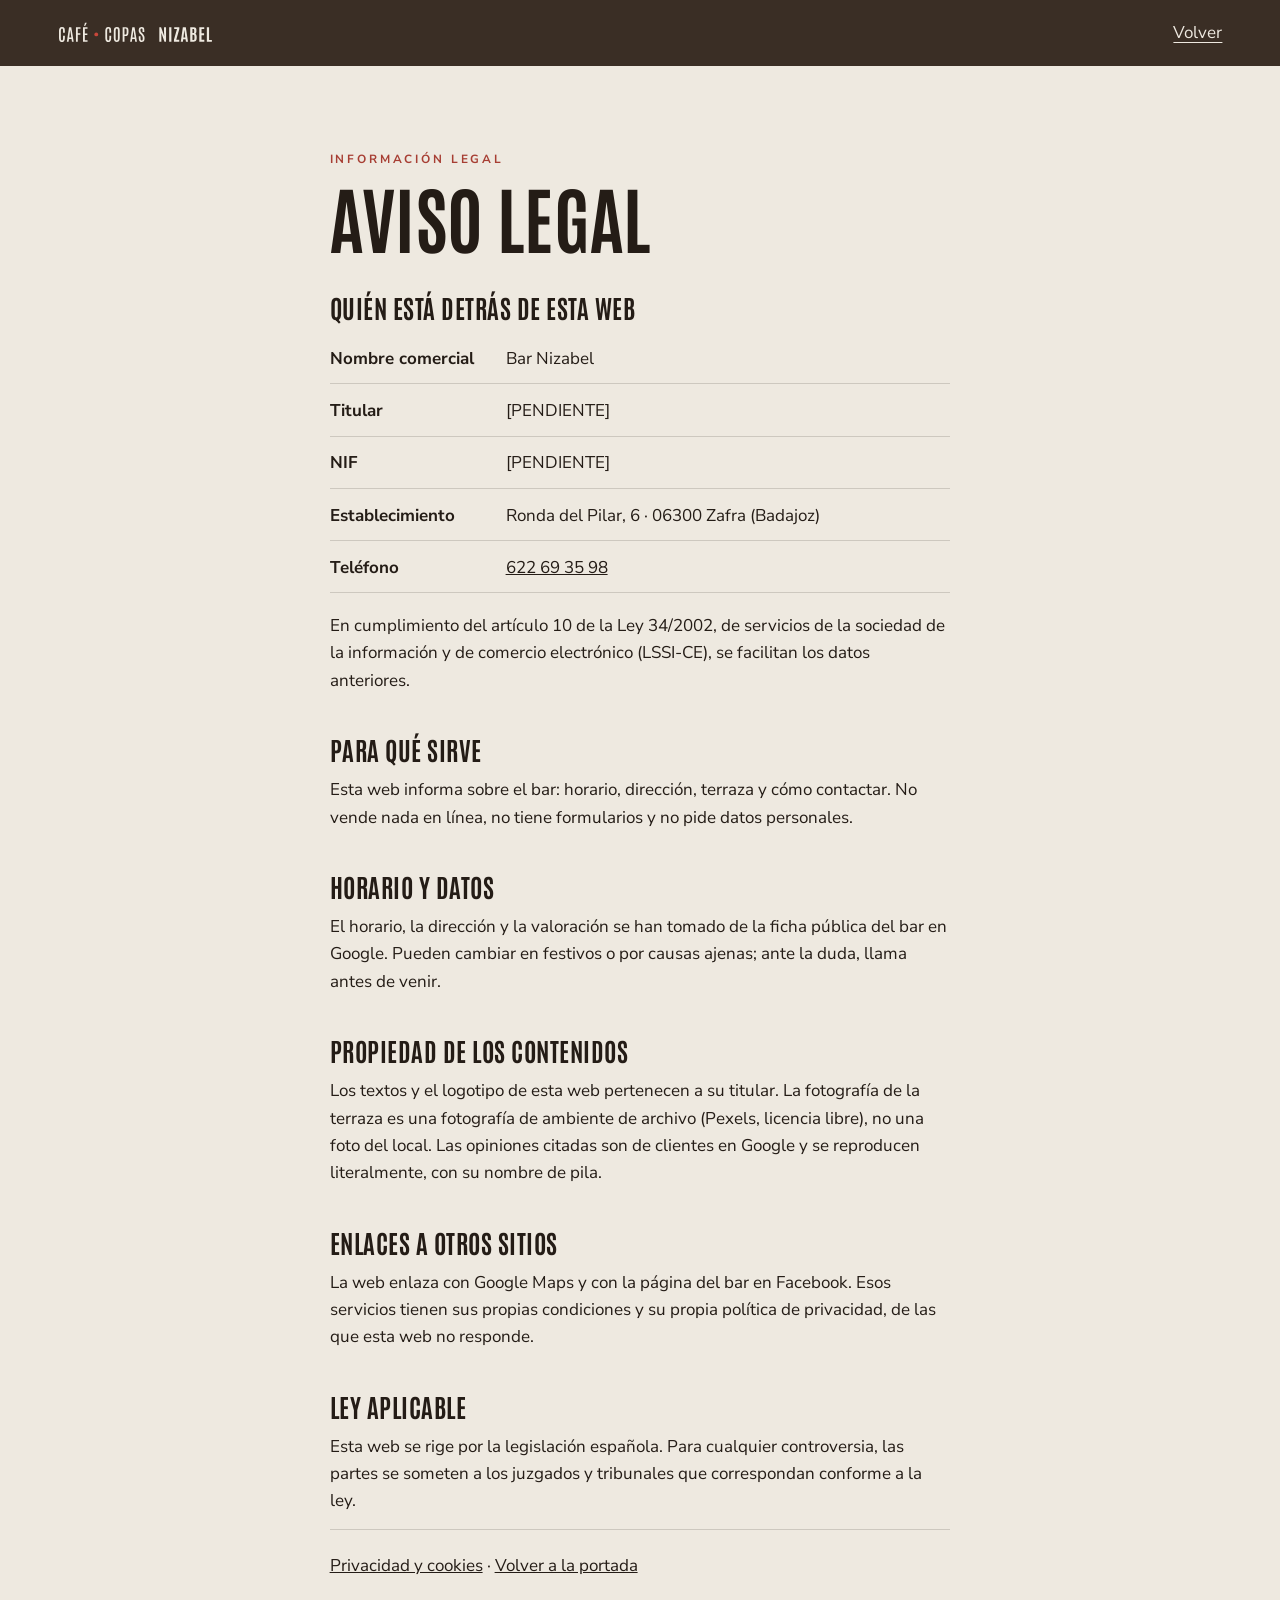
<file: aviso-legal.html>
<!DOCTYPE html>
<html lang="es" class="sin-js densidad-punto">
<head>
<meta charset="utf-8">
<meta name="robots" content="noindex, nofollow">
<meta name="viewport" content="width=device-width, initial-scale=1">
<title>Aviso legal · Bar Nizabel</title>
<meta name="theme-color" content="#3A2E25">
<link rel="icon" href="assets/favicon.svg" type="image/svg+xml">
<link rel="preconnect" href="https://fonts.googleapis.com">
<link rel="preconnect" href="https://fonts.gstatic.com" crossorigin>
<link rel="stylesheet" href="https://fonts.googleapis.com/css2?family=Antonio:wght@400;500;600;700&family=Nunito+Sans:ital,opsz,wght@0,6..12,400;0,6..12,600;0,6..12,700;1,6..12,400&display=swap">
<link rel="stylesheet" href="css/estilos.css?v=ee14ff8a">
</head>
<body class="legal">

<header class="legal__cabecera">
  <a href="index.html" aria-label="Volver a la portada de Bar Nizabel"><img src="assets/logo-nizabel-ficha.svg" width="352" height="60" alt="Café · Copas · Nizabel"></a>
  <a class="enlace" href="index.html">Volver</a>
</header>

<main class="legal__cuerpo" id="contenido">
  <p class="antetitulo">Información legal</p>
  <h1 class="titular">Aviso legal</h1>

  <h2>Quién está detrás de esta web</h2>
  <dl class="legal__datos">
    <div><dt>Nombre comercial</dt><dd>Bar Nizabel</dd></div>
    <div><dt>Titular</dt><dd>[PENDIENTE]</dd></div>
    <div><dt>NIF</dt><dd>[PENDIENTE]</dd></div>
    <div><dt>Establecimiento</dt><dd>Ronda del Pilar, 6 · 06300 Zafra (Badajoz)</dd></div>
    <div><dt>Teléfono</dt><dd><a href="tel:+34622693598">622 69 35 98</a></dd></div>
  </dl>
  <p>En cumplimiento del artículo 10 de la Ley 34/2002, de servicios de la sociedad de la información y de comercio electrónico (LSSI-CE), se facilitan los datos anteriores.</p>

  <h2>Para qué sirve</h2>
  <p>Esta web informa sobre el bar: horario, dirección, terraza y cómo contactar. No vende nada en línea, no tiene formularios y no pide datos personales.</p>

  <h2>Horario y datos</h2>
  <p>El horario, la dirección y la valoración se han tomado de la ficha pública del bar en Google. Pueden cambiar en festivos o por causas ajenas; ante la duda, llama antes de venir.</p>

  <h2>Propiedad de los contenidos</h2>
  <p>Los textos y el logotipo de esta web pertenecen a su titular. La fotografía de la terraza es una fotografía de ambiente de archivo (Pexels, licencia libre), no una foto del local. Las opiniones citadas son de clientes en Google y se reproducen literalmente, con su nombre de pila.</p>

  <h2>Enlaces a otros sitios</h2>
  <p>La web enlaza con Google Maps y con la página del bar en Facebook. Esos servicios tienen sus propias condiciones y su propia política de privacidad, de las que esta web no responde.</p>

  <h2>Ley aplicable</h2>
  <p>Esta web se rige por la legislación española. Para cualquier controversia, las partes se someten a los juzgados y tribunales que correspondan conforme a la ley.</p>

  <p class="legal__pie"><a href="privacidad.html">Privacidad y cookies</a> · <a href="index.html">Volver a la portada</a></p>
</main>

</body>
</html>
</file>
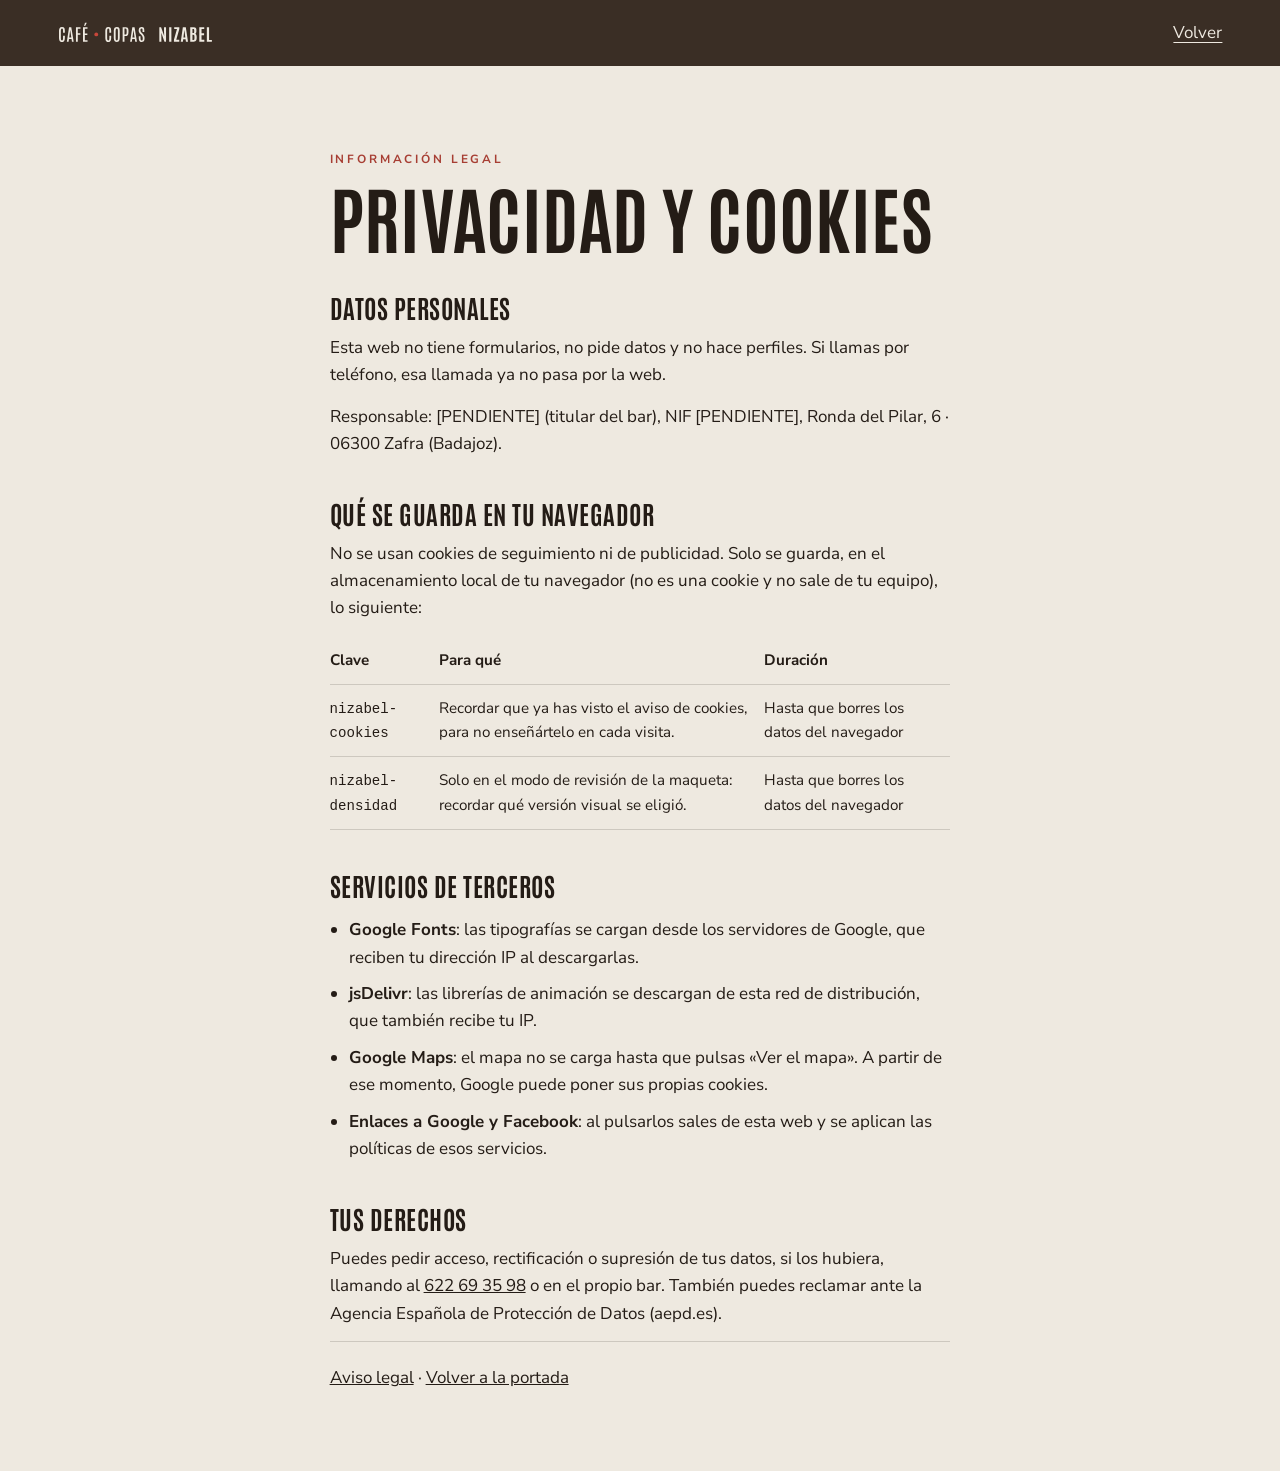
<file: privacidad.html>
<!DOCTYPE html>
<html lang="es" class="sin-js densidad-punto">
<head>
<meta charset="utf-8">
<meta name="robots" content="noindex, nofollow">
<meta name="viewport" content="width=device-width, initial-scale=1">
<title>Privacidad y cookies · Bar Nizabel</title>
<meta name="theme-color" content="#3A2E25">
<link rel="icon" href="assets/favicon.svg" type="image/svg+xml">
<link rel="preconnect" href="https://fonts.googleapis.com">
<link rel="preconnect" href="https://fonts.gstatic.com" crossorigin>
<link rel="stylesheet" href="https://fonts.googleapis.com/css2?family=Antonio:wght@400;500;600;700&family=Nunito+Sans:ital,opsz,wght@0,6..12,400;0,6..12,600;0,6..12,700;1,6..12,400&display=swap">
<link rel="stylesheet" href="css/estilos.css?v=ee14ff8a">
</head>
<body class="legal">

<header class="legal__cabecera">
  <a href="index.html" aria-label="Volver a la portada de Bar Nizabel"><img src="assets/logo-nizabel-ficha.svg" width="352" height="60" alt="Café · Copas · Nizabel"></a>
  <a class="enlace" href="index.html">Volver</a>
</header>

<main class="legal__cuerpo" id="contenido">
  <p class="antetitulo">Información legal</p>
  <h1 class="titular">Privacidad y cookies</h1>

  <h2>Datos personales</h2>
  <p>Esta web no tiene formularios, no pide datos y no hace perfiles. Si llamas por teléfono, esa llamada ya no pasa por la web.</p>
  <p>Responsable: [PENDIENTE] (titular del bar), NIF [PENDIENTE], Ronda del Pilar, 6 · 06300 Zafra (Badajoz).</p>

  <h2>Qué se guarda en tu navegador</h2>
  <p>No se usan cookies de seguimiento ni de publicidad. Solo se guarda, en el almacenamiento local de tu navegador (no es una cookie y no sale de tu equipo), lo siguiente:</p>
  <table class="legal__tabla">
    <thead><tr><th scope="col">Clave</th><th scope="col">Para qué</th><th scope="col">Duración</th></tr></thead>
    <tbody>
      <tr><td><code>nizabel-cookies</code></td><td>Recordar que ya has visto el aviso de cookies, para no enseñártelo en cada visita.</td><td>Hasta que borres los datos del navegador</td></tr>
      <!-- [MANDO DE MAQUETA] fila eliminable junto con el mando, ver README -->
      <tr><td><code>nizabel-densidad</code></td><td>Solo en el modo de revisión de la maqueta: recordar qué versión visual se eligió.</td><td>Hasta que borres los datos del navegador</td></tr>
    </tbody>
  </table>

  <h2>Servicios de terceros</h2>
  <ul>
    <li><strong>Google Fonts</strong>: las tipografías se cargan desde los servidores de Google, que reciben tu dirección IP al descargarlas.</li>
    <li><strong>jsDelivr</strong>: las librerías de animación se descargan de esta red de distribución, que también recibe tu IP.</li>
    <li><strong>Google Maps</strong>: el mapa no se carga hasta que pulsas «Ver el mapa». A partir de ese momento, Google puede poner sus propias cookies.</li>
    <li><strong>Enlaces a Google y Facebook</strong>: al pulsarlos sales de esta web y se aplican las políticas de esos servicios.</li>
  </ul>

  <h2>Tus derechos</h2>
  <p>Puedes pedir acceso, rectificación o supresión de tus datos, si los hubiera, llamando al <a href="tel:+34622693598">622 69 35 98</a> o en el propio bar. También puedes reclamar ante la Agencia Española de Protección de Datos (aepd.es).</p>

  <p class="legal__pie"><a href="aviso-legal.html">Aviso legal</a> · <a href="index.html">Volver a la portada</a></p>
</main>

</body>
</html>
</file>
<file: css/estilos.css>
/* ═══════════════════════════════════════════════════════════════════════════
   Bar Nizabel · «Punto medio»
   Paleta sacada con PIL de la fachada (Street View, sept. 2025) y del mural
   interior (foto del propietario en Google):
     toldo  #3C3024 medido → #3A2E25   fondo dominante
     pared  #E4E4E4 medido → #EEE9E0   superficie clara (la cal, un punto más
                                        cálida para convivir con el marrón)
     punto  #933E34 medido en el mural, foto de interior subexpuesta; con la
            exposición corregida media parada y el mismo tono → #C8473A.
            Es el ÚNICO acento: el punto rojo entre CAFÉ y COPAS.
   Contrastes medidos (ver README): cal/toldo 10,9:1 · tinta/cal 13,9:1 ·
   --punto-texto/cal 5,1:1 · --punto-claro/toldo 4,8:1.
   ═══════════════════════════════════════════════════════════════════════════ */

:root {
  --toldo: #3A2E25;
  --toldo-2: #46382D;
  --toldo-hondo: #2A211A;
  --cal: #EEE9E0;
  --cal-2: #F7F4EE;
  --tinta: #241C16;
  --punto: #C8473A;

  /* derivados del acento, nunca otro color: */
  --punto-texto: #A73E33;                                              /* respaldo sin color-mix */
  --punto-texto: color-mix(in srgb, var(--punto) 80%, var(--tinta));   /* 5,1:1 sobre cal */
  --punto-claro: #D7887C;
  --punto-claro: color-mix(in srgb, var(--punto) 60%, var(--cal));     /* 4,8:1 sobre toldo */

  --apagado-oscuro: rgba(238, 233, 224, .72);   /* texto secundario sobre toldo (≥ 6:1) */
  --apagado-claro: rgba(36, 28, 22, .72);       /* texto secundario sobre cal (≥ 6:1) */

  --tipo-rotulo: 'Antonio', 'Arial Narrow', 'Roboto Condensed', sans-serif;
  --tipo-texto: 'Nunito Sans', system-ui, -apple-system, 'Segoe UI', sans-serif;

  --cab: 72px;
  --margen: clamp(1rem, 4.5vw, 4rem);
  --suave: cubic-bezier(.22, 1, .36, 1);
  --recorrido: 30vh;      /* pila: margen de cada <li>, el último incluido */
}

*, *::before, *::after { box-sizing: border-box; }
html { -webkit-text-size-adjust: 100%; text-size-adjust: 100%; }
html:not(.lenis) { scroll-behavior: smooth; }
html.lenis, html.lenis body { height: auto; }
.lenis.lenis-smooth { scroll-behavior: auto !important; }
.lenis.lenis-smooth [data-lenis-prevent] { overscroll-behavior: contain; }
.lenis.lenis-stopped { overflow: hidden; }

body {
  margin: 0;
  background: var(--toldo);
  color: var(--cal);
  font: 400 1.0625rem/1.6 var(--tipo-texto);
  overflow-x: clip;
  -webkit-font-smoothing: antialiased;
}
img, svg { display: block; max-width: 100%; }
img { height: auto; }
a { color: inherit; }
h1, h2, h3, p, figure, blockquote, dl, dd { margin: 0; }
button { font: inherit; }

.visualmente-oculto {
  position: absolute !important; width: 1px; height: 1px; padding: 0; margin: -1px;
  overflow: hidden; clip: rect(0 0 0 0); white-space: nowrap; border: 0;
}
.salto-contenido {
  position: fixed; left: 1rem; top: -4rem; z-index: 1000;
  padding: .7rem 1rem; border-radius: 999px;
  background: var(--cal); color: var(--tinta); font-weight: 700; text-decoration: none;
}
.salto-contenido:focus { top: 1rem; }
:focus-visible { outline: 2px solid var(--punto-claro); outline-offset: 3px; }

/* ═══════════════ piezas comunes ═══════════════ */
.antetitulo {
  margin-bottom: 1rem;
  font: 700 .74rem/1 var(--tipo-texto);
  letter-spacing: .24em; text-transform: uppercase;
  color: var(--punto-claro);
}
.titular {
  font: 700 clamp(2.8rem, 7vw, 6rem)/.95 var(--tipo-rotulo);
  text-transform: uppercase; letter-spacing: .005em;
}
.enlace {
  padding: 0; border: 0; background: none; color: inherit; cursor: pointer;
  text-decoration: underline; text-underline-offset: .22em; text-decoration-thickness: 1px;
}
.boton {
  --fondo: var(--cal); --texto: var(--tinta); --borde: transparent;
  display: inline-flex; align-items: center; justify-content: center; gap: .6rem;
  min-height: 3.2rem; padding: .9rem 1.5rem;
  border: 1.5px solid var(--borde); border-radius: 999px;
  background: var(--fondo); color: var(--texto);
  font: 700 .98rem/1 var(--tipo-texto); text-decoration: none; letter-spacing: .01em;
  cursor: pointer;
  transition: background-color .35s var(--suave), color .35s var(--suave), border-color .35s var(--suave);
}
.boton--punto { --fondo: var(--punto-texto); --texto: var(--cal); }
.boton--punto:hover { --fondo: color-mix(in srgb, var(--punto) 64%, var(--tinta)); }
.boton--linea { --fondo: transparent; --texto: var(--cal); --borde: rgba(238, 233, 224, .55); }
.boton--linea:hover { --fondo: var(--cal); --texto: var(--tinta); --borde: var(--cal); }
.boton--mini { min-height: 2.6rem; padding: .7rem 1.1rem; font-size: .9rem; }
.boton__punto { width: .5rem; height: .5rem; border-radius: 50%; background: var(--punto); }

/* estado en vivo: el punto como indicador de abierto (también en la sobria) */
.estado { display: inline-flex; align-items: center; gap: .65rem; font-weight: 700; }
.estado__punto {
  position: relative; flex: none;
  width: .7rem; height: .7rem; border-radius: 50%;
  background: var(--punto);
}
.estado--abierto .estado__punto::after {
  content: ''; position: absolute; inset: -5px; border-radius: 50%;
  border: 1.5px solid var(--punto);
  animation: latido 2.4s var(--suave) infinite;
}
.estado--cerrado .estado__punto { background: transparent; box-shadow: inset 0 0 0 2px var(--punto-claro); }
.estado--claro.estado--cerrado .estado__punto { box-shadow: inset 0 0 0 2px var(--punto-texto); }
@keyframes latido {
  0% { transform: scale(.6); opacity: .9; }
  80%, 100% { transform: scale(1.6); opacity: 0; }
}

/* separador: una línea que sale del punto hacia los dos lados */
.sep {
  display: flex; align-items: center; gap: 1rem;
  padding: 0 var(--margen);
  height: 7rem;
}
.sep__linea { flex: 1; height: 1px; background: currentColor; opacity: .35; }
.sep__linea:first-child { transform-origin: right center; }
.sep__linea:last-child { transform-origin: left center; }
.sep__punto { flex: none; width: 12px; height: 12px; border-radius: 50%; background: var(--punto); }
.sep--claro { background: var(--cal); color: var(--tinta); }

/* titulares partidos (char-reveal) */
[data-revelar] .palabra {
  display: inline-block; white-space: nowrap; vertical-align: top;
  overflow: hidden;
  /* la caja recortada crece para no cortar tildes ni descendentes */
  padding: .2em .02em .12em; margin: -.2em -.02em -.12em;
}
[data-revelar] .letra, [data-revelar] .palabra-int { display: inline-block; }
.con-movimiento [data-revelar] .letra,
.con-movimiento [data-revelar] .palabra-int { transform: translateY(112%); }

/* ═══════════════ cortina: punto → línea → se abre ═══════════════ */
.cortina {
  position: fixed; inset: 0; z-index: 900;
  display: none;
  pointer-events: none;
  background: var(--cal);                 /* provisional hasta que el JS pinta el muro */
}
.con-js .cortina { display: block; }
html.con-js .cortina.cortina--pintada { background: transparent; }   /* si no, el hueco no destapa nada */
html.con-js .cortina.fuera,
html.con-js.cortina-fuera .cortina { display: none; }
.cortina__lienzo { position: absolute; inset: 0; width: 100%; height: 100%; }
.cortina__muro { fill: var(--cal); }
.cortina__filo { fill: none; stroke: var(--punto); stroke-width: 3; }
.cortina__rotulo {
  position: absolute; left: 0; right: 0; top: 50%;
  display: grid; grid-template-columns: 1fr auto 1fr; align-items: center;
  transform: translateY(-50%);
  color: var(--toldo);
  font: 600 clamp(2.2rem, 8vw, 5.4rem)/1 var(--tipo-rotulo);
  text-transform: uppercase; letter-spacing: .08em;
}
.cortina__palabra { overflow: hidden; padding: .2em .1em .08em; }
.cortina__palabra--izq { justify-self: end; }
.cortina__palabra--der { justify-self: start; }
.cortina__palabra > span { display: inline-block; }
.cortina__punto {
  width: 18px; height: 18px; margin: 0 .5em; border-radius: 50%;
  background: var(--punto);
}
.con-js .cortina__palabra--izq > span { transform: translateX(110%); }
.con-js .cortina__palabra--der > span { transform: translateX(-110%); }
.con-js .cortina__punto { transform: scale(0); }

/* ═══════════════ cabecera ═══════════════ */
.cabecera {
  position: fixed; top: 0; left: 0; right: 0; z-index: 400;
  height: var(--cab);
  display: flex; align-items: center; gap: clamp(1rem, 3vw, 2.6rem);
  padding: 0 var(--margen);
  color: var(--cal);
  transition: background-color .45s var(--suave), box-shadow .45s var(--suave);
}
.cabecera--fija {
  background: rgba(42, 33, 26, .88);
  -webkit-backdrop-filter: blur(12px); backdrop-filter: blur(12px);
  box-shadow: 0 1px 0 rgba(238, 233, 224, .08);
}
.cabecera__marca { position: relative; z-index: 2; display: block; flex: none; }
.cabecera__marca img { width: auto; height: 22px; }
.cabecera__nav { display: flex; gap: clamp(1.1rem, 2.4vw, 2.2rem); margin-left: auto; }
.cabecera__nav a {
  position: relative; text-decoration: none;
  font-weight: 600; font-size: .95rem;
}
.cabecera__nav a::after {
  content: ''; position: absolute; left: 50%; bottom: -8px;
  width: 5px; height: 5px; margin-left: -2.5px; border-radius: 50%;
  background: var(--punto); transform: scale(0);
  transition: transform .4s var(--suave);
}
.cabecera__nav a:hover::after { transform: scale(1); }
.cabecera__llamar-movil { display: none; }
.cabecera__llamar { flex: none; }

.hamburguesa {
  display: none;
  position: relative; z-index: 2;
  width: 46px; height: 46px; margin-left: auto;
  border: 1.5px solid rgba(238, 233, 224, .6); border-radius: 50%;
  background: transparent; color: inherit; cursor: pointer;
  place-content: center; gap: 6px;
}
.hamburguesa__linea { display: block; width: 18px; height: 1.5px; background: currentColor; transition: transform .4s var(--suave); }
.menu-abierto .hamburguesa__linea:first-child { transform: translateY(3.75px) rotate(45deg); }
.menu-abierto .hamburguesa__linea:nth-child(2) { transform: translateY(-3.75px) rotate(-45deg); }

/* ═══════════════ hero: el rótulo ═══════════════ */
.hero {
  position: relative;
  min-height: 100vh; min-height: 100svh;
  display: grid; grid-template-rows: 1fr auto;
  padding: calc(var(--cab) + 2rem) var(--margen) 2.4rem;
  overflow: hidden;
  background: var(--toldo);
}
.hero__escena { display: grid; place-items: center; }
.hero__titulo {
  width: 100%;
  font: 700 min(17.5vw, 27svh, 16rem)/.9 var(--tipo-rotulo);
  text-transform: uppercase;
  color: var(--cal);
  text-align: center;
}
.hero__linea { display: grid; grid-template-columns: 1fr auto 1fr; align-items: center; }
.hero__cafe, .hero__copas { position: relative; z-index: 1; letter-spacing: .01em; }
.hero__cafe { justify-self: end; }
.hero__copas { justify-self: start; }
.hero__punto {
  position: relative; z-index: 0;
  width: .17em; height: .17em; margin: 0 .16em;
}
.hero__punto-int { display: block; width: 100%; height: 100%; border-radius: 50%; background: var(--punto); }
.hero__nombre {
  display: block; margin-top: .42em;
  font-size: .3em; font-weight: 600;
  letter-spacing: .42em; padding-left: .42em;        /* el tracking también a la derecha: centrado óptico */
}
.hero__pie { display: grid; justify-items: center; gap: 1.4rem; text-align: center; position: relative; z-index: 2; }
.hero__sub { display: flex; flex-wrap: wrap; justify-content: center; align-items: center; gap: .5rem 1.4rem; color: var(--apagado-oscuro); }
.hero__sub .estado { color: var(--cal); }
.hero__acciones { display: flex; flex-wrap: wrap; justify-content: center; gap: .8rem; }
.hero__desliza {
  position: absolute; right: var(--margen); bottom: 2.6rem;
  display: flex; flex-direction: column; align-items: center; gap: .6rem;
  font: 600 .7rem/1 var(--tipo-texto); letter-spacing: .24em; text-transform: uppercase;
  color: var(--apagado-oscuro);
}
.hero__desliza::after {
  content: ''; width: 6px; height: 6px; border-radius: 50%; background: var(--punto);
  animation: baja 1.8s var(--suave) infinite;
}
@keyframes baja { 0% { transform: translateY(-6px); opacity: 0; } 40% { opacity: 1; } 100% { transform: translateY(14px); opacity: 0; } }

/* ═══════════════ «ahora mismo» (solo sobria) ═══════════════ */
.ahora { display: none; }

/* ═══════════════ De 8:30 a 2:00: la pila ═══════════════ */
.horas {
  --tope: calc(var(--cab) + 3vh);
  --reposo: 20vh;
  --alto-tarjeta: 30rem;               /* respaldo sin JS; el JS pone el alto de la más alta */
  padding: 1rem var(--margen) 0;
}
.horas__cabeza { max-width: 76rem; margin: 0 auto clamp(2.6rem, 6vw, 4.6rem); }
.horas__entrada { max-width: 34rem; margin-top: 1.2rem; font-size: 1.15rem; color: var(--apagado-oscuro); }

.pila { list-style: none; margin: 0 auto; padding: 0; max-width: 76rem; display: flow-root; }
.pila__item {
  position: sticky; top: var(--tope);           /* el <li> es el sticky */
  margin-bottom: var(--recorrido);              /* TODAS, la última también */
}
.pila::after { content: ''; display: block; height: var(--reposo); }
.pila__item .tarjeta { height: var(--alto-tarjeta); }

.tarjeta {
  position: relative;
  display: grid; grid-template-columns: minmax(0, 1fr) minmax(12rem, 17rem);
  align-items: center; gap: clamp(1.5rem, 5vw, 5rem);
  padding: clamp(2rem, 4.5vw, 4rem);
  border-radius: 28px;
  background: var(--cal); color: var(--tinta);
  box-shadow: 0 -24px 60px -34px rgba(0, 0, 0, .8);
  transform-origin: 50% 0;
}
.tarjeta::after {
  content: ''; position: absolute; inset: 0; border-radius: inherit;
  background: var(--toldo-hondo); opacity: var(--oscuro, 0); pointer-events: none;
}
.tarjeta__num {
  font: 600 1rem/1 var(--tipo-rotulo); letter-spacing: .18em; text-transform: uppercase;
  color: var(--punto-texto);
}
.tarjeta__titulo {
  margin: .9rem 0 1.1rem;
  font: 700 clamp(2.6rem, 6vw, 5rem)/.92 var(--tipo-rotulo); text-transform: uppercase;
}
.tarjeta__que { font-size: clamp(1.15rem, 1.6vw, 1.35rem); font-weight: 600; }
.tarjeta__cuando { margin-top: .8rem; max-width: 34rem; color: var(--apagado-claro); }
.tarjeta__carta { margin: 1.2rem 0 0; padding: 0; list-style: none; display: flex; flex-wrap: wrap; gap: .4rem .9rem; font-weight: 600; }

.reloj { display: grid; justify-items: center; gap: .9rem; }
.reloj__svg { width: min(100%, 15rem); height: auto; overflow: visible; }
.reloj__esfera { fill: none; stroke: var(--tinta); stroke-width: 3; }
.reloj__marcas line { stroke: var(--tinta); stroke-width: 2.5; stroke-linecap: round; }
.reloj__marcas line.reloj__marca--cuarto { stroke-width: 4; }
.reloj__horas, .reloj__minutos { stroke: var(--tinta); stroke-linecap: round; }
.reloj__horas { stroke-width: 7; }
.reloj__minutos { stroke-width: 4; }
.reloj__eje { fill: var(--punto); }
.reloj figcaption { font-size: .95rem; color: var(--apagado-claro); }
.reloj figcaption strong { font: 700 1.5rem/1 var(--tipo-rotulo); color: var(--tinta); margin-right: .35rem; }

.franja { display: none; border-collapse: collapse; width: 100%; font-size: .98rem; }
.franja th, .franja td { padding: .75rem 0; border-bottom: 1px solid rgba(36, 28, 22, .16); text-align: left; }
.franja td { text-align: right; font-weight: 700; }

/* la pila no cabe anclada (el JS lo decide midiendo): se desapila */
.horas.pila-suelta { --recorrido: 0px; }
.horas.pila-suelta .pila__item { position: static; margin-bottom: 1.2rem; }
.horas.pila-suelta .pila::after { display: none; }
.horas.pila-suelta .pila__item .tarjeta { height: auto; }

/* ═══════════════ cinta ═══════════════ */
/* lo que sigue a la pila sube a ocupar el hueco del margen de la última */
.cinta {
  position: relative; z-index: 1;
  margin-top: calc(-1 * var(--recorrido) + 3rem);
  padding: 2.2rem 0;
  overflow: hidden;
  border-top: 1px solid rgba(238, 233, 224, .12);
  border-bottom: 1px solid rgba(238, 233, 224, .12);
  background: var(--toldo);
}
.cinta__pista { display: flex; width: max-content; will-change: transform; }
.cinta__grupo {
  display: flex; align-items: center; flex: none;
  font: 700 clamp(3rem, 9vw, 7.5rem)/1 var(--tipo-rotulo); text-transform: uppercase;
}
.cinta__grupo span { padding: 0 .38em; }
.cinta__punto { flex: none; width: .16em; height: .16em; border-radius: 50%; background: var(--punto); }
.horas.pila-suelta + .cinta { margin-top: 3rem; }

/* ═══════════════ la terraza ═══════════════ */
.terraza {
  display: grid; grid-template-columns: minmax(0, 7fr) minmax(0, 5fr);
  align-items: center; gap: clamp(2rem, 5vw, 5.5rem);
  padding: clamp(5rem, 11vw, 9rem) var(--margen);
  background: var(--cal); color: var(--tinta);
}
.terraza .antetitulo { color: var(--punto-texto); }
.terraza__texto p:not(.antetitulo) { margin-top: 1.2rem; max-width: 30rem; font-size: 1.15rem; }
.terraza__texto .titular { margin-bottom: .4rem; }
.terraza__foto {
  --r: 75%;
  position: relative; margin: 0;
  border-radius: 22px; overflow: hidden;
  background: var(--toldo);
}
.terraza__foto img { width: 100%; aspect-ratio: 1600 / 1151; object-fit: cover; }
.terraza__punto {
  position: absolute; left: 50%; top: 50%;
  width: 14%; aspect-ratio: 1; border-radius: 50%;
  background: var(--punto);
  transform: translate(-50%, -50%) scale(var(--punto-escala, 0));
  pointer-events: none;
}
.con-movimiento.densidad-punto .terraza__foto { background: transparent; }
.con-movimiento.densidad-punto .terraza__foto img { clip-path: circle(var(--r) at 50% 50%); }
.terraza__credito {
  position: absolute; left: 1rem; bottom: .9rem;
  padding: .3rem .7rem; border-radius: 999px;
  background: rgba(42, 33, 26, .72); color: var(--cal);
  font-size: .72rem; letter-spacing: .06em;
}

/* ═══════════════ reseñas ═══════════════ */
.resenas { padding: 1rem var(--margen) clamp(5rem, 10vw, 8rem); text-align: center; }
.resenas__cabeza { display: grid; justify-items: center; gap: 1.2rem; margin-bottom: clamp(2.8rem, 6vw, 4.6rem); }
.resenas__nota { display: grid; justify-items: center; gap: 1.4rem; }
.resenas__cifra { font: 700 clamp(5rem, 16vw, 11rem)/.85 var(--tipo-rotulo); }
.resenas__estrella { font-size: .5em; vertical-align: .55em; margin-left: .06em; color: var(--punto-claro); }
.resenas__cuantas { font: 600 clamp(1.1rem, 2vw, 1.5rem)/1.2 var(--tipo-rotulo); letter-spacing: .14em; text-transform: uppercase; color: var(--apagado-oscuro); }
.puntos-nota { display: flex; gap: .7rem; }
.puntos-nota span {
  --f: clamp(0, var(--nota) - var(--i), 1);
  width: 16px; height: 16px; border-radius: 50%;
  box-shadow: inset 0 0 0 1.5px var(--punto);
  background: linear-gradient(90deg, var(--punto) calc(var(--f) * 100%), transparent 0);
}
.puntos-nota span:nth-child(1) { --i: 0; }
.puntos-nota span:nth-child(2) { --i: 1; }
.puntos-nota span:nth-child(3) { --i: 2; }
.puntos-nota span:nth-child(4) { --i: 3; }
.puntos-nota span:nth-child(5) { --i: 4; }

.citas {
  list-style: none; margin: 0 auto clamp(2.6rem, 5vw, 3.6rem); padding: 0;
  max-width: 76rem;
  display: grid; grid-template-columns: repeat(3, minmax(0, 1fr)); gap: clamp(1.2rem, 3vw, 2.4rem);
  text-align: left;
}
.cita {
  display: flex; flex-direction: column; justify-content: space-between; gap: 1.6rem;
  padding: clamp(1.6rem, 3vw, 2.2rem);
  border-radius: 22px;
  background: var(--toldo-2);
}
.cita blockquote { margin: 0; font-size: 1.12rem; line-height: 1.55; font-style: italic; }
.cita__firma { display: flex; align-items: center; gap: .55rem; font-weight: 700; }
.cita__firma::before { content: ''; width: 8px; height: 8px; border-radius: 50%; background: var(--punto); }
.cita__firma span { font-weight: 400; color: var(--apagado-oscuro); }
.con-movimiento .cita { opacity: 0; transform: translateY(28px); transition: opacity .9s var(--suave), transform .9s var(--suave); }
.con-movimiento .cita.visible { opacity: 1; transform: none; }
.con-movimiento .cita:nth-child(2) { transition-delay: .1s; }
.con-movimiento .cita:nth-child(3) { transition-delay: .2s; }

/* ═══════════════ visita ═══════════════ */
.visita { padding: clamp(5rem, 10vw, 8rem) var(--margen); background: var(--cal); color: var(--tinta); }
.visita .antetitulo { color: var(--punto-texto); }
.visita__cabeza { max-width: 76rem; margin: 0 auto clamp(2.4rem, 5vw, 3.6rem); }
.visita__estado { margin-top: 1.2rem; font-size: 1.1rem; }
.visita__rejilla {
  max-width: 76rem; margin: 0 auto;
  display: grid; grid-template-columns: minmax(0, 4fr) minmax(0, 4fr) minmax(0, 5fr); gap: clamp(1.6rem, 4vw, 3.6rem);
  align-items: start;
}
.semana { width: 100%; border-collapse: collapse; }
.semana caption { text-align: left; margin-bottom: .8rem; font: 600 1rem/1 var(--tipo-rotulo); letter-spacing: .18em; text-transform: uppercase; color: var(--punto-texto); }
.semana th, .semana td { padding: .72rem 0; border-bottom: 1px solid rgba(36, 28, 22, .16); text-align: left; font-weight: 400; }
.semana td { text-align: right; font-variant-numeric: tabular-nums; }
.semana tr.hoy th, .semana tr.hoy td { font-weight: 700; }
.semana tr.hoy th::before {
  content: ''; display: inline-block; width: 9px; height: 9px; margin-right: .6rem; border-radius: 50%;
  background: var(--punto); vertical-align: .05em;
}
.semana tr.hoy th::after { content: ' · hoy'; font-weight: 400; color: var(--punto-texto); }

.datos { display: grid; gap: 1.1rem; }
.datos div { padding-bottom: 1.1rem; border-bottom: 1px solid rgba(36, 28, 22, .16); }
.datos dt { font: 600 .9rem/1 var(--tipo-rotulo); letter-spacing: .18em; text-transform: uppercase; color: var(--punto-texto); margin-bottom: .45rem; }
.datos dd { font-size: 1.08rem; font-weight: 600; }
.datos a { text-decoration: none; border-bottom: 1px solid currentColor; }

.mapa { position: relative; aspect-ratio: 4 / 3.4; border-radius: 22px; overflow: hidden; background: var(--toldo); color: var(--cal); }
.mapa iframe { position: absolute; inset: 0; width: 100%; height: 100%; border: 0; }
.mapa__consentimiento {
  position: absolute; inset: 0;
  display: grid; align-content: center; justify-items: start; gap: 1.1rem;
  padding: clamp(1.4rem, 3vw, 2.4rem);
  background:
    radial-gradient(circle at 70% 38%, var(--punto) 0 7px, transparent 8px),
    radial-gradient(circle at 70% 38%, rgba(200, 71, 58, .22) 0 34px, transparent 35px),
    var(--toldo);
}
.mapa__consentimiento p { max-width: 22rem; color: var(--apagado-oscuro); font-size: .95rem; }

/* ═══════════════ pie ═══════════════ */
.pie {
  display: grid; grid-template-columns: auto 1fr auto; align-items: end; gap: 2rem 3rem;
  padding: clamp(3.6rem, 7vw, 5.4rem) var(--margen) 2.6rem;
  background: var(--toldo-hondo);
  color: var(--apagado-oscuro); font-size: .95rem;
}
.pie__marca img { width: clamp(9rem, 16vw, 12rem); }
.pie__datos p + p, .pie__legal p + p { margin-top: .35rem; }
.pie__legal { text-align: right; }
.pie a { text-decoration-color: rgba(238, 233, 224, .4); }

/* ═══════════════ cookies ═══════════════ */
.cookies {
  position: fixed; right: 1rem; bottom: 1rem; z-index: 600;
  max-width: 26rem;
  align-items: center; gap: 1rem 1.4rem;
  padding: 1.1rem 1.2rem 1.1rem 1.4rem;
  border-radius: 20px;
  background: var(--toldo-2); color: var(--cal);
  box-shadow: 0 20px 50px -20px rgba(0, 0, 0, .7);
}
.cookies:not([hidden]) { display: flex; }      /* display solo si NO hay [hidden] */
.cookies__texto { font-size: .88rem; line-height: 1.5; color: rgba(238, 233, 224, .9); }
.cookies__texto a { color: var(--punto-claro); }
.cookies__acciones { flex: none; }

/* ═══════════════ [MANDO DE MAQUETA] — SOLO REVISIÓN. NO PUBLICAR ═══════════════
   Lo quita scripts/quitar-mando.mjs hasta el cierre marcado igual. */
.mando {
  position: fixed; left: 1rem; bottom: 1rem; z-index: 650;
  display: grid; gap: .45rem;
  padding: .75rem .85rem;
  border-radius: 16px;
  background: rgba(42, 33, 26, .94); color: var(--cal);
  font: 600 .72rem/1.2 var(--tipo-texto);
  box-shadow: 0 16px 40px -18px rgba(0, 0, 0, .8);
  transition: opacity .35s var(--suave), transform .35s var(--suave), visibility .35s;
}
.mando[hidden] { display: none; }
.mando__titulo { letter-spacing: .16em; text-transform: uppercase; color: var(--punto-claro); }
.mando__botones { display: flex; gap: .35rem; }
.mando__botones button {
  padding: .45rem .75rem; border-radius: 999px;
  border: 1px solid rgba(238, 233, 224, .35); background: transparent; color: var(--cal);
  cursor: pointer; font-size: .8rem;
}
.mando__botones button[aria-pressed="true"] { background: var(--cal); color: var(--tinta); border-color: var(--cal); font-weight: 700; }
.mando__pie { color: rgba(238, 233, 224, .62); font-weight: 400; }
.cookies-visibles .mando { opacity: 0; visibility: hidden; pointer-events: none; transform: translateY(1.5rem); }

/* ── densidad sobria: el punto SOLO como indicador de abierto ──
   Fuera la cortina con punto, el cursor, los puntos de los separadores, la
   máscara circular y el punto que crece en el hero. A cambio, dato: tablas
   horarias en la pila y la franja «ahora mismo», que la cargada no tiene. */
.densidad-sobria .cortina__punto,
.densidad-sobria .cortina__rotulo { display: none; }
.densidad-sobria .cursor, .densidad-sobria .cursor-punto { display: none !important; }
.densidad-sobria .sep__punto { display: none; }
.densidad-sobria .sep { gap: 0; height: 5rem; }
.densidad-sobria .sep__linea { transform: none !important; }
.densidad-sobria .hero__punto { width: .06em; height: .06em; margin: 0 .22em; transform: none !important; }
.densidad-sobria .hero__punto-int { background: var(--cal); }
.densidad-sobria .hero__cafe, .densidad-sobria .hero__copas { transform: none !important; opacity: 1 !important; }
.densidad-sobria .hero__desliza::after { background: var(--cal); }
.densidad-sobria .boton__punto { display: none; }
.densidad-sobria .cabecera__nav a::after { display: none; }
.densidad-sobria .cinta__punto { width: .07em; height: .07em; background: rgba(238, 233, 224, .5); }
.densidad-sobria .reloj { display: none; }
.densidad-sobria .franja { display: table; }
.densidad-sobria .tarjeta { grid-template-columns: minmax(0, 1fr) minmax(14rem, 22rem); }
.densidad-sobria .terraza__punto { display: none; }
.densidad-sobria .terraza__foto img { clip-path: none !important; }
.densidad-sobria .puntos-nota { display: none; }
.densidad-sobria .cita__firma::before { display: none; }
.densidad-sobria .semana tr.hoy th::before { display: none; }
.densidad-sobria .mapa__consentimiento { background: var(--toldo); }

.densidad-sobria .ahora {
  display: flex; flex-wrap: wrap; align-items: baseline; justify-content: space-between; gap: .6rem 2rem;
  margin: 0 var(--margen);
  padding: 1.3rem 1.6rem;
  border-radius: 18px;
  background: var(--cal); color: var(--tinta);
}
.ahora__texto { font-size: 1.1rem; }
.ahora__rotulo { font: 600 .9rem/1 var(--tipo-rotulo); letter-spacing: .18em; text-transform: uppercase; color: var(--punto-texto); margin-right: .6rem; }
.ahora__texto strong { font: 700 1.6rem/1 var(--tipo-rotulo); text-transform: uppercase; margin-right: .4rem; }
.ahora__estado { color: var(--apagado-claro); font-weight: 600; }
.densidad-sobria .ahora + .sep { margin-top: 0; }
/* ═══════════ fin del bloque [MANDO DE MAQUETA] ═══════════ */

/* ═══════════════ cursor propio: punto sólido + aro ═══════════════ */
/* el propio sustituye al del sistema: si no, se ven los dos */
html.densidad-punto.con-cursor, html.densidad-punto.con-cursor * { cursor: none !important; }
.cursor, .cursor-punto { position: fixed; top: 0; left: 0; border-radius: 50%; pointer-events: none; transition: opacity .25s ease; }
.cursor {
  z-index: 800;
  width: 36px; height: 36px; margin: -18px 0 0 -18px;
  border: 1.5px solid var(--punto);
  background: transparent;
  transition: opacity .25s ease, width .35s var(--suave), height .35s var(--suave), margin .35s var(--suave),
    background-color .35s var(--suave), border-color .35s var(--suave);
}
.cursor-punto {
  z-index: 801;
  width: 8px; height: 8px; margin: -4px 0 0 -4px;
  background: var(--punto);
  box-shadow: 0 0 0 1.5px rgba(238, 233, 224, .9);   /* se lee sobre el toldo y sobre la cal */
}
.cursor--activo {
  width: 64px; height: 64px; margin: -32px 0 0 -32px;
  background: rgba(200, 71, 58, .38);
  border-color: var(--punto);
}
.cursor-punto--activo { opacity: 0; }
.cursor:not(.cursor--vivo), .cursor-punto:not(.cursor--vivo) { opacity: 0; }
@media (hover: none), (pointer: coarse) { .cursor, .cursor-punto { display: none !important; } }

/* ═══════════════ responsive ═══════════════ */
@media (max-width: 1100px) {
  .visita__rejilla { grid-template-columns: minmax(0, 1fr) minmax(0, 1fr); }
  .mapa { grid-column: 1 / -1; aspect-ratio: 16 / 9; }
  .citas { grid-template-columns: 1fr; max-width: 44rem; }
}

@media (max-width: 900px) {
  :root { --cab: 64px; --recorrido: 22vh; }
  .hamburguesa { display: grid; }
  .cabecera__llamar { display: none; }
  .cabecera__nav {
    /* con backdrop-filter la cabecera es el contenedor de los fixed:
       inset:0 mediría 64 px, así que la altura va explícita */
    position: fixed; top: 0; left: 0; right: 0; z-index: -1;
    height: 100vh; height: 100dvh;
    flex-direction: column; justify-content: center; align-items: flex-start;
    gap: 1rem; margin: 0;
    padding: calc(var(--cab) + 2rem) var(--margen) 3rem;
    background: var(--toldo-hondo);
    transform: translateY(-100%);
    transition: transform .7s var(--suave);
  }
  .cabecera__nav a { font: 700 clamp(2.4rem, 11vw, 3.4rem)/1.05 var(--tipo-rotulo); text-transform: uppercase; }
  .cabecera__nav a::after { left: auto; right: -1rem; bottom: .3em; }
  .cabecera__nav .cabecera__llamar-movil {
    display: inline-flex; margin-top: 1.4rem;
    font: 700 1rem/1 var(--tipo-texto); text-transform: none;
    padding: 1rem 1.4rem; border-radius: 999px;
    background: var(--punto-texto); color: var(--cal);
  }
  .menu-abierto { background: transparent !important; box-shadow: none !important; -webkit-backdrop-filter: none; backdrop-filter: none; }
  .menu-abierto .cabecera__nav { transform: none; }

  .hero { padding-bottom: 2rem; }
  .hero__desliza { display: none; }
  .tarjeta { grid-template-columns: minmax(0, 1fr) minmax(7rem, 9.5rem); gap: 1.2rem; padding: 1.8rem 1.4rem; border-radius: 22px; }
  .reloj__svg { width: 100%; }
  .reloj figcaption { font-size: .8rem; text-align: center; line-height: 1.3; }
  .reloj figcaption strong { display: block; margin: 0 0 .2rem; font-size: 1.25rem; }
  .terraza { grid-template-columns: 1fr; }
  .pie { grid-template-columns: 1fr; align-items: start; }
  .pie__legal { text-align: left; }
  .cookies { left: 1rem; max-width: none; flex-direction: column; align-items: stretch; }
  .cookies__acciones .boton { width: 100%; }
}

@media (max-width: 640px) {
  .tarjeta { grid-template-columns: 1fr; }
  .reloj { grid-template-columns: 5.5rem 1fr; justify-items: start; align-items: center; }
  .reloj figcaption { text-align: left; }
  .visita__rejilla { grid-template-columns: 1fr; }
  .hero__acciones { width: 100%; }
  .hero__acciones .boton { flex: 1 1 100%; }
  .sep { height: 5rem; }
}

@media (prefers-reduced-motion: reduce) {
  .cortina { display: none !important; }
  .estado--abierto .estado__punto::after, .hero__desliza::after { animation: none; }
  .boton, .cabecera, .cabecera__nav, .cita { transition: none !important; }
}

/* ═══ [MANDO DE MAQUETA] la versión sobria en pantallas estrechas ═══ */
@media (max-width: 900px) {
  .densidad-sobria .tarjeta { grid-template-columns: minmax(0, 1fr) minmax(11rem, 15rem); gap: 1.2rem; }
}
@media (max-width: 640px) {
  .densidad-sobria .tarjeta { grid-template-columns: 1fr; }
}
@media (prefers-reduced-motion: reduce) { .mando { transition: none !important; } }
/* ═══ fin del bloque [MANDO DE MAQUETA] ═══ */

/* ═══════════════ páginas legales ═══════════════ */
.legal { background: var(--cal); color: var(--tinta); }
.legal .antetitulo { color: var(--punto-texto); }
.legal__cabecera {
  display: flex; align-items: center; justify-content: space-between; gap: 1rem;
  padding: 1.2rem var(--margen);
  background: var(--toldo); color: var(--cal);
}
.legal__cabecera img { width: auto; height: 22px; }
.legal__cuerpo { max-width: 46rem; margin: 0 auto; padding: clamp(3rem, 8vw, 5.5rem) var(--margen) 5rem; }
.legal__cuerpo .titular { margin-bottom: 2.4rem; font-size: clamp(2.6rem, 8vw, 4.6rem); }
.legal__cuerpo h2 { margin: 2.6rem 0 .8rem; font: 700 1.6rem/1.1 var(--tipo-rotulo); text-transform: uppercase; letter-spacing: .02em; }
.legal__cuerpo p + p { margin-top: .9rem; }
.legal__cuerpo ul { padding-left: 1.2rem; }
.legal__cuerpo li + li { margin-top: .6rem; }
.legal__datos { display: grid; gap: .1rem; margin-bottom: 1.2rem; }
.legal__datos div { display: grid; grid-template-columns: 10rem minmax(0, 1fr); gap: 1rem; padding: .7rem 0; border-bottom: 1px solid rgba(36, 28, 22, .16); }
.legal__datos dt { font-weight: 700; }
.legal__tabla { width: 100%; border-collapse: collapse; margin-top: 1rem; font-size: .95rem; }
.legal__tabla th, .legal__tabla td { padding: .7rem .5rem .7rem 0; border-bottom: 1px solid rgba(36, 28, 22, .16); text-align: left; vertical-align: top; }
.legal__tabla code { font-size: .88rem; }
.legal__pie { margin-top: 3rem; padding-top: 1.4rem; border-top: 1px solid rgba(36, 28, 22, .16); }
@media (max-width: 640px) {
  .legal__datos div { grid-template-columns: 1fr; gap: .1rem; }
  .legal__tabla thead { display: none; }
  .legal__tabla tr { display: grid; padding: .6rem 0; border-bottom: 1px solid rgba(36, 28, 22, .16); }
  .legal__tabla td { border: 0; padding: .15rem 0; }
}
</file>
